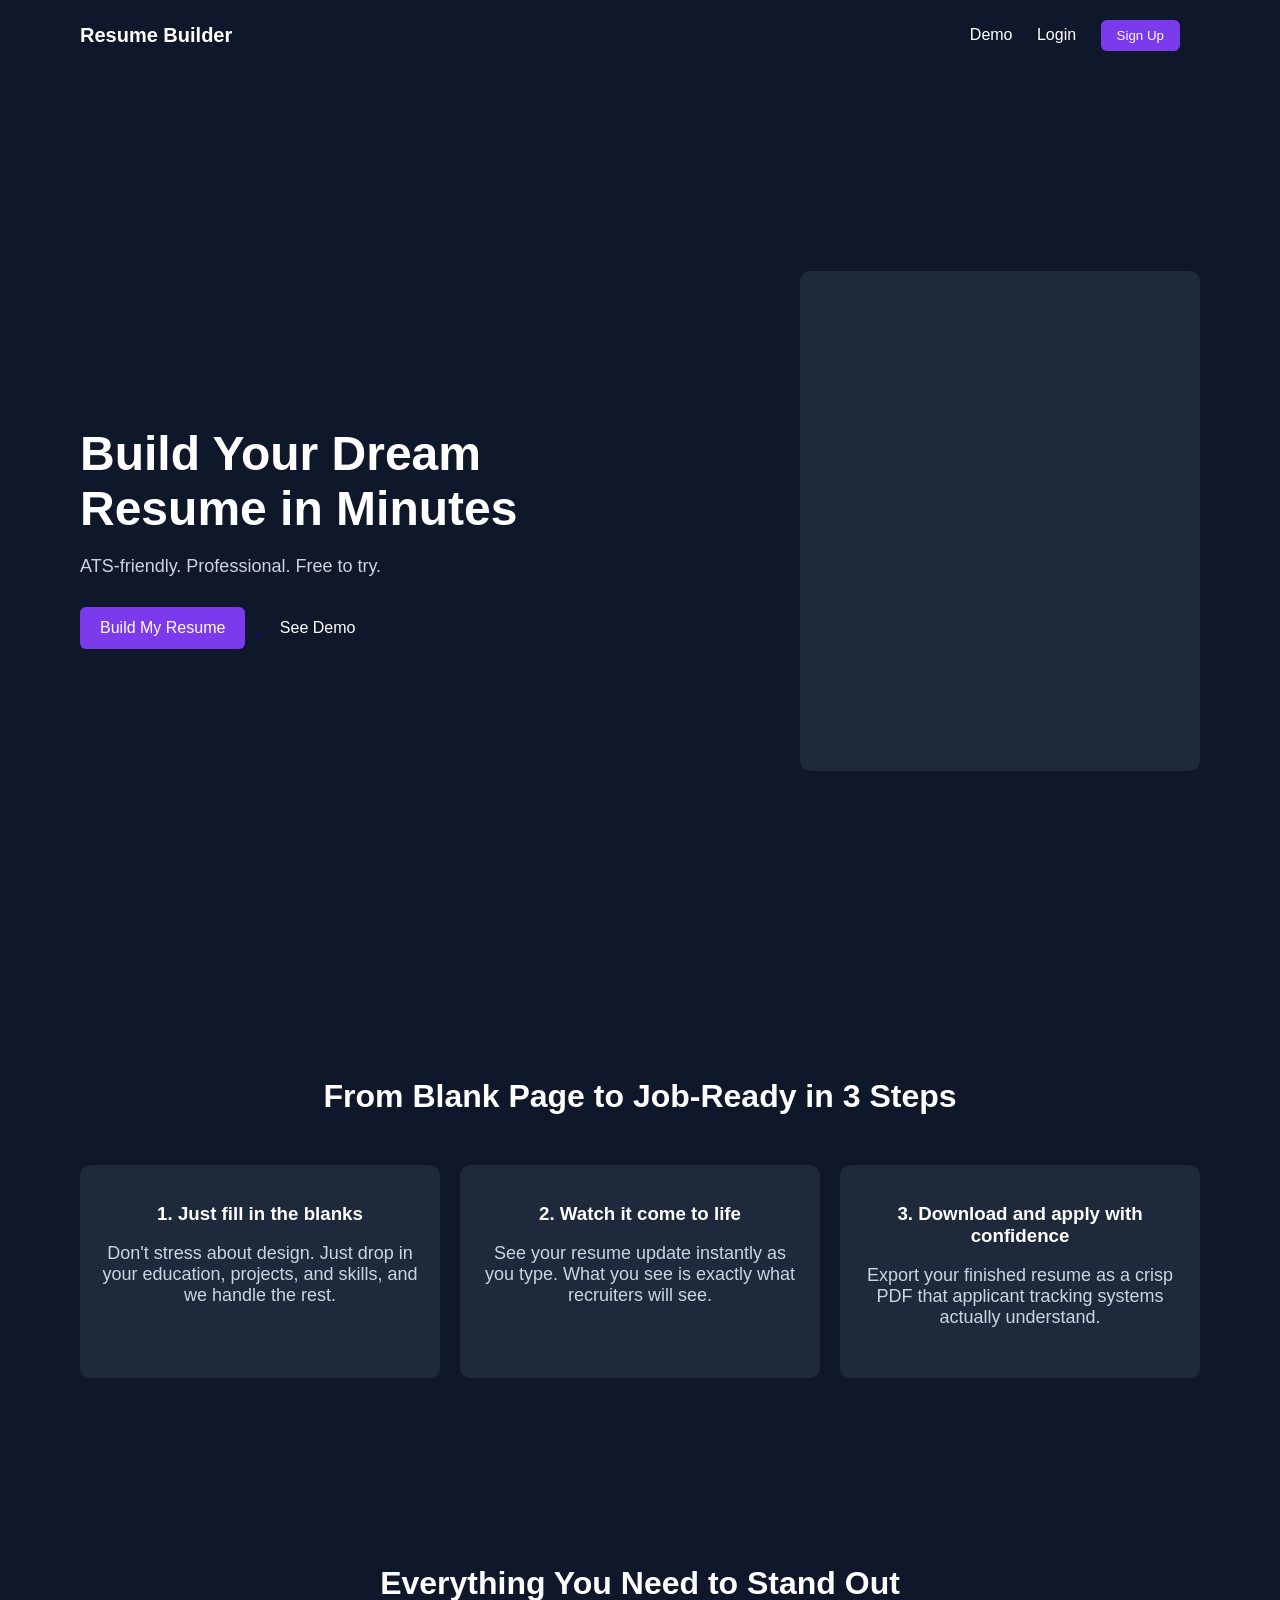
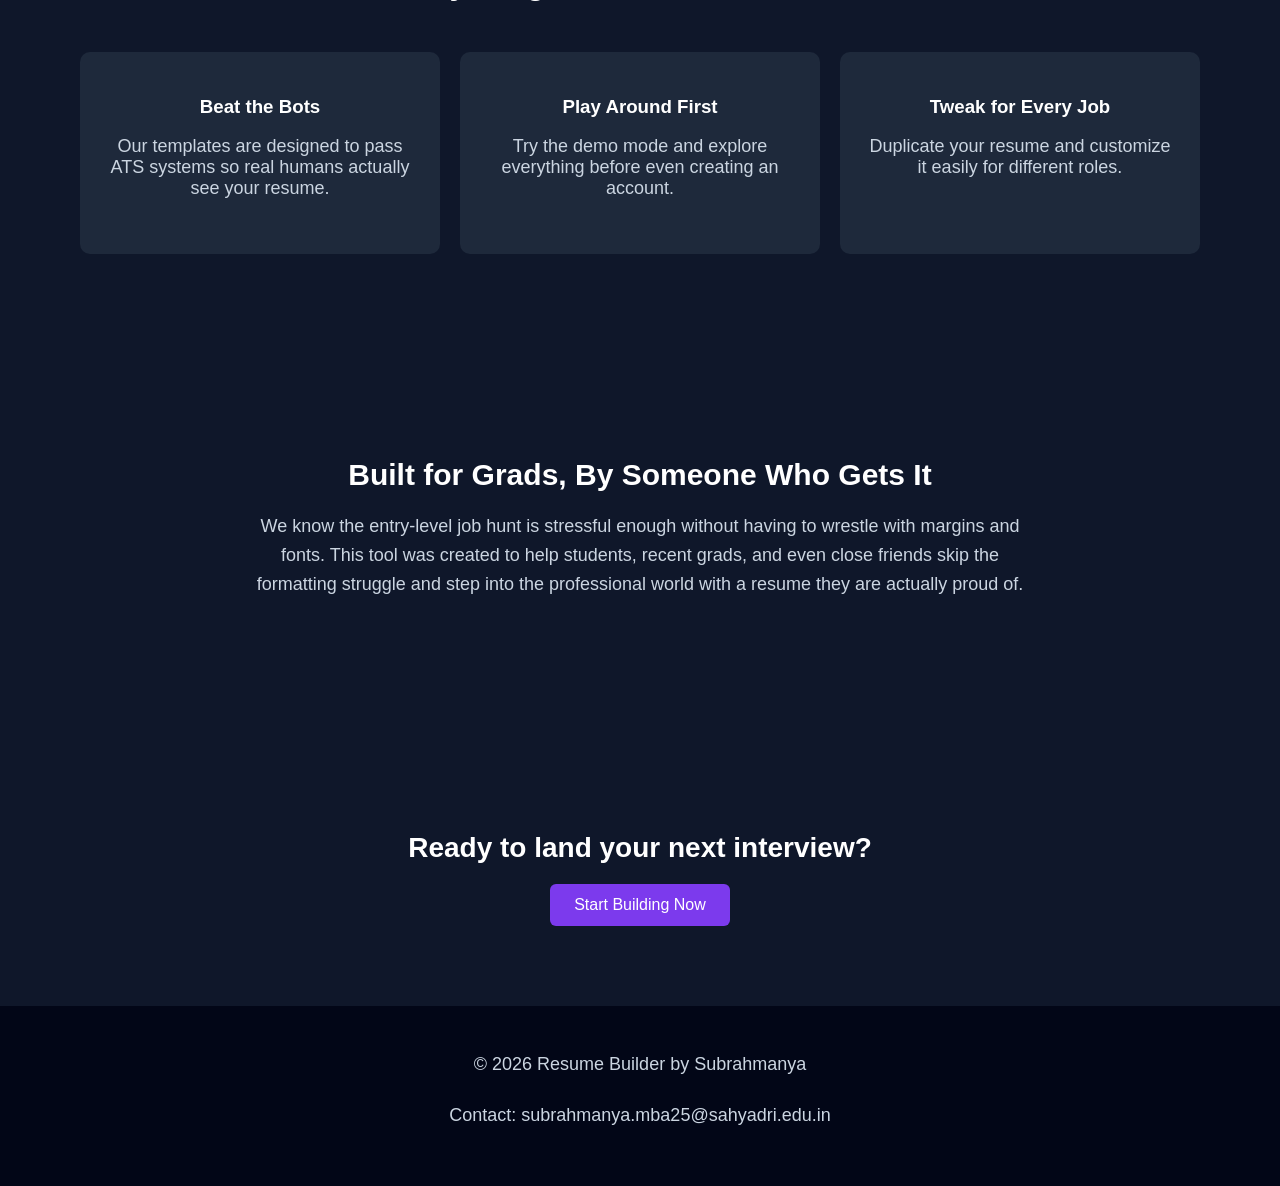
<file: resume-builder-wip/index.html>
<!DOCTYPE html>
<html lang="en">
    <head>
        <meta charset="UTF-8">
        <title>Resume Builder</title>

        <link rel="stylesheet" href="style.css">
    </head>

    <body>

        <header class="navbar">

            <div class="logo">Resume Builder</div>

            <nav>
                <a href="demo.html">Demo</a>
                <a href="login.html">Login</a>
            <a href="signup.html">
                <button class="signup-btn">Sign Up</button>
            </a>
            </nav>

        </header>

        <div class="container">

            <div class="left">
                <h1>Build Your Dream Resume in Minutes</h1>
                <p>ATS-friendly. Professional. Free to try.</p>

                <div class="buttons">
                    <a href="signup.html">
                        <button class="primary">Build My Resume</button>
                    </a>

                    <a href="demo.html">
                        <button class="secondary">See Demo</button>
                    </a>
                    
                </div>
            </div>

            <div class="right">
            <!-- future resume preview -->
            </div>

        </div>

        <section class="how-it-works">

            <h2>From Blank Page to Job-Ready in 3 Steps</h2>

            <div class="steps">

                <div class="step">
                <h3>1. Just fill in the blanks</h3>
                <p>Don't stress about design. Just drop in your education, projects, and skills, and we handle the rest.</p>
                </div>

                <div class="step">
                <h3>2. Watch it come to life</h3>
                <p>See your resume update instantly as you type. What you see is exactly what recruiters will see.</p>
                </div>

                <div class="step">
                <h3>3. Download and apply with confidence</h3>
                <p>Export your finished resume as a crisp PDF that applicant tracking systems actually understand.</p>
                </div>

            </div>

        </section>

        <section class="features">

            <h2>Everything You Need to Stand Out</h2>

            <div class="feature-cards">

                <div class="feature">
                <h3>Beat the Bots</h3>
                <p>Our templates are designed to pass ATS systems so real humans actually see your resume.</p>
                </div>

                <div class="feature">
                <h3>Play Around First</h3>
                <p>Try the demo mode and explore everything before even creating an account.</p>
                </div>

                <div class="feature">
                <h3>Tweak for Every Job</h3>
                <p>Duplicate your resume and customize it easily for different roles.</p>
                </div>

            </div>

        </section>

        <section class="about">

            <h2>Built for Grads, By Someone Who Gets It</h2>

            <p>
                We know the entry-level job hunt is stressful enough without having to wrestle with margins and fonts.
                This tool was created to help students, recent grads, and even close friends skip the formatting struggle
                and step into the professional world with a resume they are actually proud of.
            </p>

        </section>

        <section class="cta">

            <h2>Ready to land your next interview?</h2>

            <a href="signup.html">
                <button>Start Building Now</button>
            </a>
        </section>

        <footer class="footer">

            <p>© 2026 Resume Builder by Subrahmanya</p>
            <p>Contact: subrahmanya.mba25@sahyadri.edu.in</p>

        </footer>

    </body>
</html>
</file>
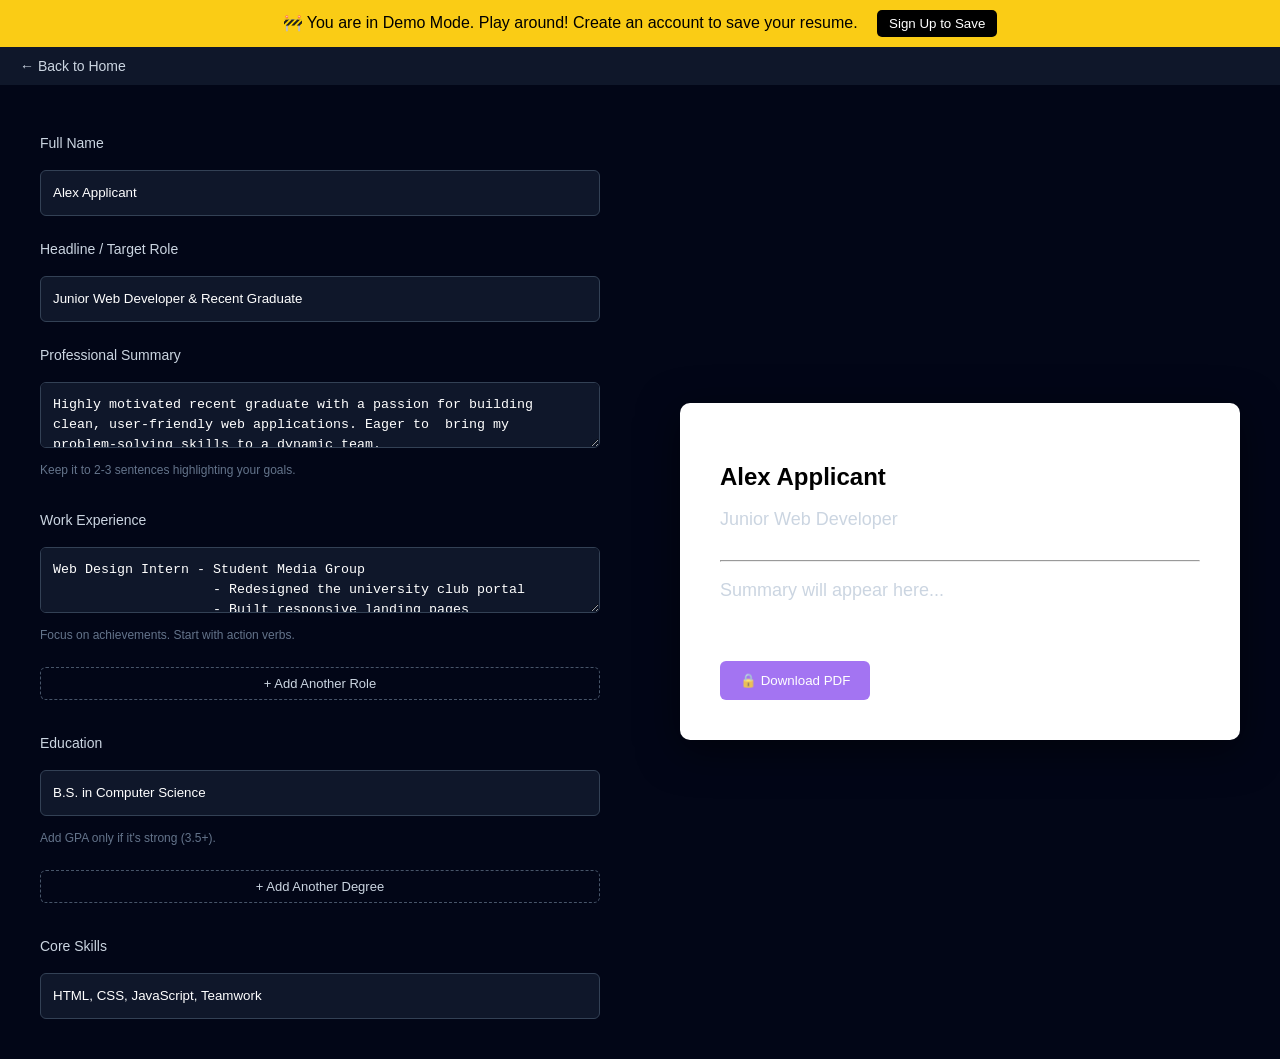
<file: resume-builder-wip/demo.html>
<!DOCTYPE html>
<html lang="en">
    <head>
        <meta charset="UTF-8">
        <title>Demo - Resume Builder</title>
        <link rel="stylesheet" href="style.css">
        <link rel="stylesheet" href="demo.css">
    </head>

    <body>

        <!-- 🚧 Demo Banner -->
            <div class="demo-banner">
            🚧 You are in Demo Mode. Play around! Create an account to  save your resume.
                <a href="signup.html">
                    <button>Sign Up to Save</button>
                </a>
            </div>

            <div class="demo-nav">
                <a href="index.html">← Back to Home</a>
            </div>

        <!-- 🧱 Main Workspace -->
            <div class="workspace">

                <!-- LEFT: Editor -->
                <div class="editor">

                    <label>Full Name</label>
                    <input type="text" value="Alex Applicant">

                    <label>Headline / Target Role</label>
                    <input type="text" value="Junior Web Developer & Recent Graduate">

                    <label>Professional Summary</label>

                    <textarea>Highly motivated recent graduate with a passion for building clean, user-friendly web applications. Eager to  bring my problem-solving skills to a dynamic team.</textarea>

                    <small class="hint">Keep it to 2-3 sentences highlighting your goals.</small>

                    <label>Work Experience</label>

                    <textarea>Web Design Intern - Student Media Group
                    - Redesigned the university club portal
                    - Built responsive landing pages</textarea>

                    <small class="hint">Focus on achievements. Start with action verbs.</small>

                    <button class="add-btn">+ Add Another Role</button>

                    <label>Education</label>
                    <input type="text" value="B.S. in Computer Science">

                    <small class="hint">Add GPA only if it's strong (3.5+).</small>

                    <button class="add-btn">+ Add Another Degree</button>

                    <label>Core Skills</label>
                    <input type="text" value="HTML, CSS, JavaScript, Teamwork">

                </div>

                <!-- RIGHT: Preview -->
                <div class="preview">
                    <div class="resume-paper">

                        <h2>Alex Applicant</h2>
                        <p>Junior Web Developer</p>

                        <hr>

                        <p>Summary will appear here...</p>

                        <button class="locked">🔒 Download PDF</button>

                    </div>
                </div>

            </div>

    </body>
</html>
</file>
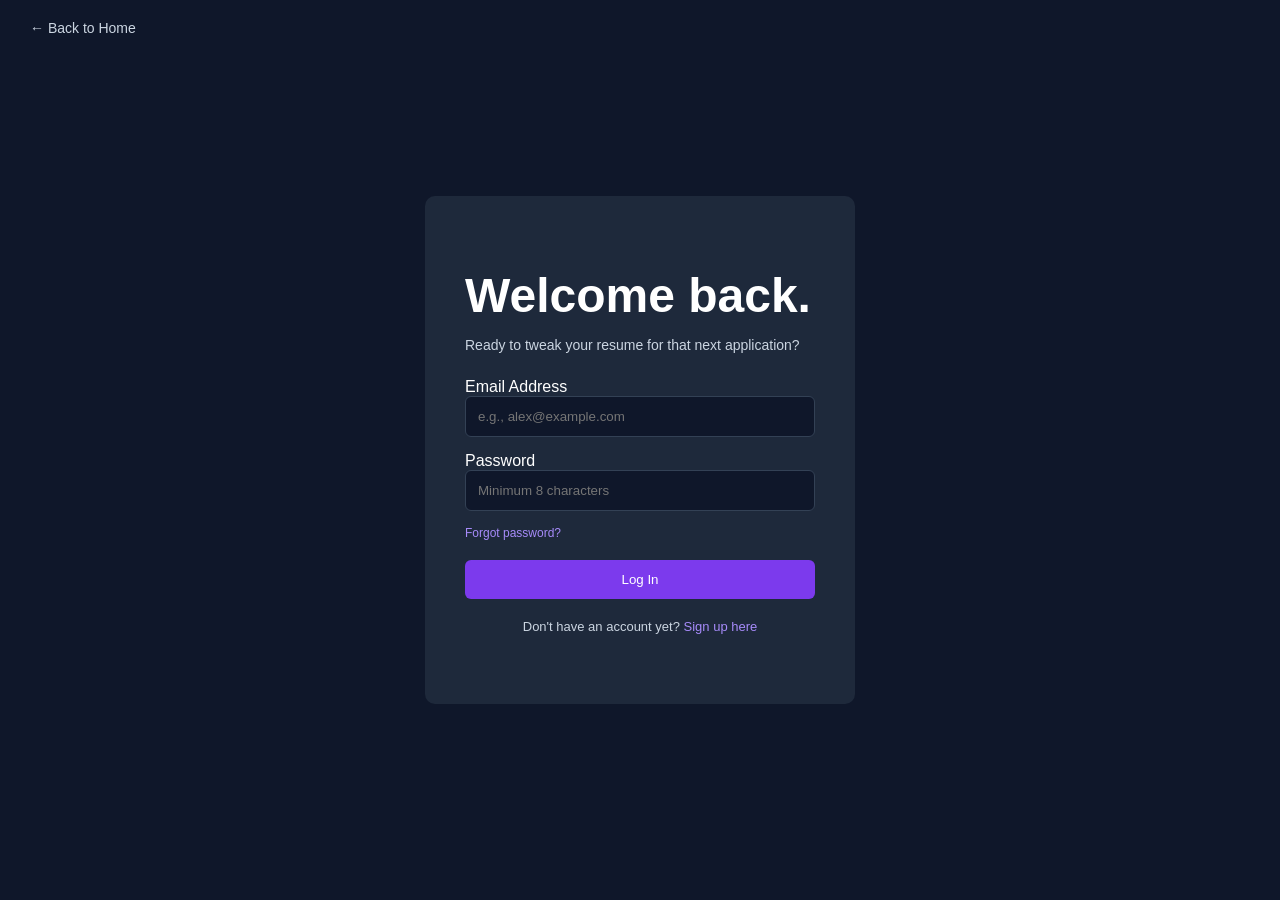
<file: resume-builder-wip/login.html>
<!DOCTYPE html>
<html lang="en">
    <head>
        <meta charset="UTF-8">
        <title>Log In</title>
        <link rel="stylesheet" href="style.css">
        <link rel="stylesheet" href="login.css">
    </head>

    <body>

        <a href="index.html" class="back-home">← Back to Home</a>

        <div class="auth-container">

            <div class="auth-card">

                <h1>Welcome back.</h1>

                <p class="sub-text">
                Ready to tweak your resume for that next application?
                </p>

                <form>

                    <label>Email Address</label>
                    <input type="email" placeholder="e.g., alex@example.com">

                    <label>Password</label>
                    <input type="password" placeholder="Minimum 8 characters">

                    <a href="reset.html" class="forgot">Forgot password?</a>

                    <button type="submit">Log In</button>

                </form>

                <p class="bottom-text">
                Don't have an account yet? <a href="signup.html">Sign up here</a>
                </p>

            </div>

        </div>

    </body>
</html>
</file>
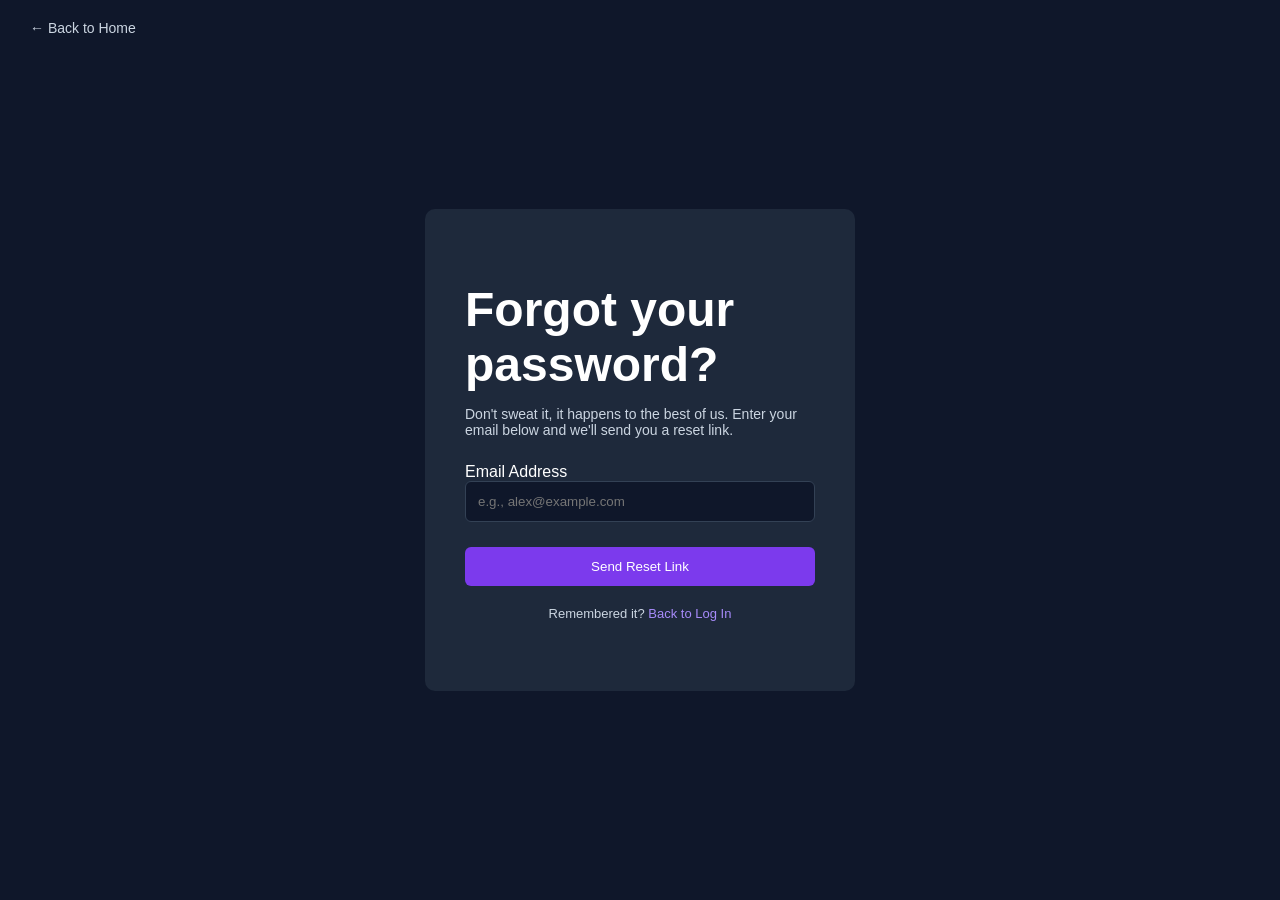
<file: resume-builder-wip/reset.html>
<!DOCTYPE html>
<html lang="en">
    <head>
        <meta charset="UTF-8">
        <title>Log In</title>
        <link rel="stylesheet" href="style.css">
        <link rel="stylesheet" href="login.css">
    </head>

    <body>

        <a href="index.html" class="back-home">← Back to Home</a>

        <div class="auth-container">

            <div class="auth-card">

               <h1>Forgot your password?</h1>

                <p class="sub-text">
                Don't sweat it, it happens to the best of us. Enter your email below and we'll send you a reset link.
                </p>

                <form>

                <label>Email Address</label>
                <input type="email" placeholder="e.g., alex@example.com">

                <button type="submit">Send Reset Link</button>

                </form>

                <p class="bottom-text">
                 Remembered it? <a href="login.html">Back to Log In</a>
                </p>

            </div>

        </div>

    </body>
</html>
</file>
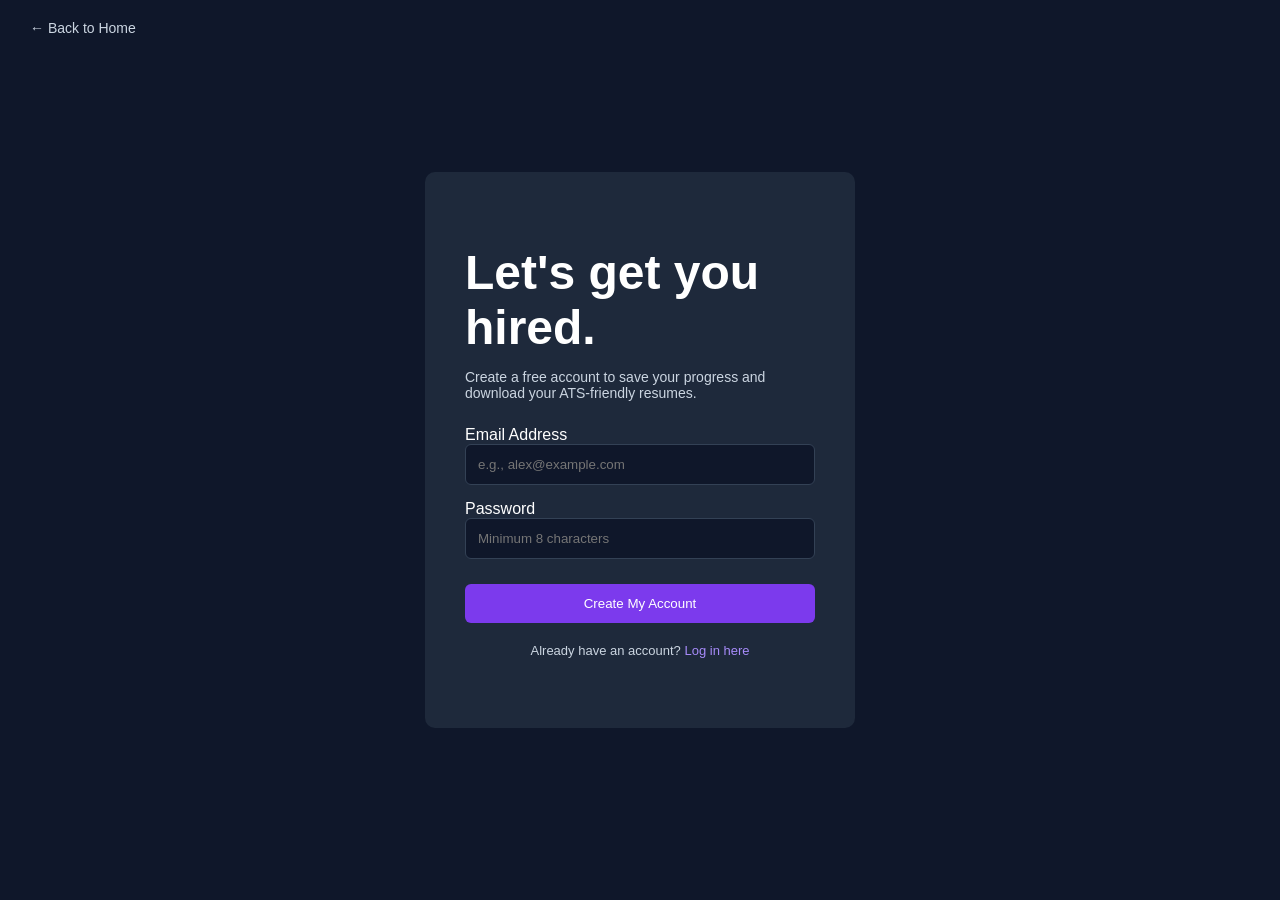
<file: resume-builder-wip/signup.html>
<!DOCTYPE html>
<html lang="en">
    <head>
        <meta charset="UTF-8">
        <title>Sign Up</title>
        <link rel="stylesheet" href="style.css">
        <link rel="stylesheet" href="login.css">
    </head>

    <body>

        <a href="index.html" class="back-home">← Back to Home</a>

        <div class="auth-container">

            <div class="auth-card">

                <h1>Let's get you hired.</h1>
                <p class="sub-text">
                    Create a free account to save your progress and download your ATS-friendly resumes.
                </p>

                <form>

                    <label>Email Address</label>
                    <input type="email" placeholder="e.g., alex@example.com">

                    <label>Password</label>
                    <input type="password" placeholder="Minimum 8 characters">

                    <button type="submit">Create My Account</button>

                </form>

                <p class="bottom-text">
                   Already have an account? <a href="login.html">Log in here</a>
                </p>

            </div>

        </div>

    </body>
</html>
</file>
<file: resume-builder-wip/style.css>
.navbar {
  display: flex;
  justify-content: space-between;
  align-items: center;
  padding: 20px 80px;
  background-color: #0f172a;
  position: sticky;
  top: 0;
}

.logo {
  font-weight: bold;
  font-size: 20px;
}

nav a {
  margin-right: 20px;
  text-decoration: none;
  color: white;
}

.signup-btn {
  background-color: #7c3aed;
  color: white;
  border: none;
  padding: 8px 16px;
  border-radius: 6px;
  cursor: pointer;
}

body {
  margin: 0;
  font-family: Arial, sans-serif;
  background-color: #0f172a;
  color: white;
}

.container {
  display: flex;
  height: 100vh;
  align-items: center;
  justify-content: space-between;
  padding: 0 80px;
}

.left {
  max-width: 500px;
}

h1 {
  font-size: 48px;
  margin-bottom: 20px;
}

p {
  font-size: 18px;
  margin-bottom: 30px;
  color: #cbd5e1;
}

.buttons button {
  padding: 12px 20px;
  margin-right: 10px;
  border: none;
  cursor: pointer;
  font-size: 16px;
  border-radius: 6px;
}

.primary {
  background-color: #7c3aed;
  color: white;
}

.secondary {
  background-color: transparent;
  border: 1px solid white;
  color: white;
}

.right {
  width: 400px;
  height: 500px;
  background-color: #1e293b;
  border-radius: 10px;
}

.how-it-works {
  padding: 80px;
  text-align: center;
}

.how-it-works h2 {
  font-size: 32px;
  margin-bottom: 50px;
}

.steps {
  display: flex;
  justify-content: space-between;
  gap: 20px;
}

.step {
  background-color: #1e293b;
  padding: 20px;
  border-radius: 10px;
  width: 30%;
}

.step h3 {
  margin-bottom: 10px;
}

.step p {
  color: #cbd5e1;
}

.features {
  padding: 80px;
  text-align: center;
}

.features h2 {
  font-size: 32px;
  margin-bottom: 50px;
}

.feature-cards {
  display: flex;
  gap: 20px;
  justify-content: space-between;
}

.feature {
  background-color: #1e293b;
  padding: 25px;
  border-radius: 10px;
  width: 30%;
  transition: transform 0.2s ease;
}

.feature:hover {
  transform: translateY(-5px);
}

.feature h3 {
  margin-bottom: 10px;
}

.feature p {
  color: #cbd5e1;
}

.about {
  padding: 100px 80px;
  text-align: center;
  max-width: 800px;
  margin: auto;
}

.about h2 {
  font-size: 30px;
  margin-bottom: 20px;
}

.about p {
  font-size: 18px;
  color: #cbd5e1;
  line-height: 1.6;
}

.cta {
  text-align: center;
  padding: 80px;
}

.cta h2 {
  font-size: 28px;
  margin-bottom: 20px;
}

.cta button {
  background-color: #7c3aed;
  color: white;
  border: none;
  padding: 12px 24px;
  font-size: 16px;
  border-radius: 6px;
  cursor: pointer;
}

.footer {
  text-align: center;
  padding: 30px;
  background-color: #020617;
  color: #94a3b8;
  font-size: 14px;
}
</file>
<file: resume-builder-wip/demo.css>
.demo-banner {
  background-color: #facc15;
  color: black;
  padding: 10px;
  text-align: center;

  position: sticky;
  top: 0;
  z-index: 1000; /* stays above everything */
}

.demo-banner button {
  margin-left: 15px;
  padding: 6px 12px;
  border: none;
  background: black;
  color: white;
  border-radius: 5px;
  cursor: pointer;
}

.workspace {
  display: flex;
  min-height: 100vh; /* change from height → min-height */
}

.editor {
  width: 50%;
  padding: 40px;
  display: flex;
  flex-direction: column;
  gap: 15px;
  background-color: #020617;

  overflow-y: auto; 
}

.editor input,
.editor textarea {
  padding: 12px;
  border-radius: 6px;
  border: 1px solid #334155;
  background-color: #0f172a;
  color: white;

  text-align: left;
  line-height: 1.5;
  padding-right: 30px; /* space for scrollbar */
}

.preview {
  width: 50%;
  padding: 40px;
  background-color: #020617; /* dark background */
  display: flex;
  justify-content: center;
  align-items: center;
}

.preview h2 {
  margin-bottom: 5px;
}

.preview p {
  color: #cbd5e1;
}

.locked {
  margin-top: 30px;
  background-color: #7c3aed;
  color: white;
  border: none;
  padding: 12px 20px;
  border-radius: 6px;
  cursor: not-allowed;
  opacity: 0.7;
}

label {
  font-size: 14px;
  margin-top: 10px;
  margin-bottom: 4px;
  color: #cbd5e1;
}

.hint {
  font-size: 12px;
  color: #64748b;
  margin-bottom: 10px;
}

.demo-nav {
  padding: 10px 20px;
}

.demo-nav a {
  text-decoration: none;
  color: #cbd5e1;
  font-size: 14px;
}

.resume-paper {
  background-color: white;
  color: black;
  width: 100%;
  max-width: 600px;
  padding: 40px;
  border-radius: 10px;
  box-shadow: 0 10px 40px rgba(0,0,0,0.5);

  position: sticky;
  top: 100px; /* leaves space for banner */
}

.add-btn {
  background: transparent;
  border: 1px dashed #475569;
  color: #cbd5e1;
  padding: 8px;
  border-radius: 6px;
  cursor: pointer;
  font-size: 13px;
  margin-bottom: 10px;
}

.add-btn:hover {
  border-color: #7c3aed;
  color: #7c3aed;
}
</file>
<file: resume-builder-wip/login.css>
.auth-container {
  display: flex;
  justify-content: center;
  align-items: center;
  height: 100vh;
}

.auth-card {
  background-color: #1e293b;
  padding: 40px;
  border-radius: 10px;
  width: 350px;
  text-align: left;
}

.auth-card h1 {
  margin-bottom: 10px;
}

.sub-text {
  font-size: 14px;
  color: #cbd5e1;
  margin-bottom: 25px;
}

.auth-card form {
  display: flex;
  flex-direction: column;
}

.auth-card input {
  padding: 12px;
  border-radius: 6px;
  border: 1px solid #334155;
  background-color: #0f172a;
  color: white;
  margin-bottom: 15px;
}

.auth-card button {
  background-color: #7c3aed;
  color: white;
  border: none;
  padding: 12px;
  border-radius: 6px;
  cursor: pointer;
  margin-top: 10px;
}

.bottom-text {
  font-size: 13px;
  color: #cbd5e1;
  margin-top: 20px;
  text-align: center;
}

.bottom-text a {
  color: #a78bfa; /* brighter purple */
  text-decoration: none;
}

.bottom-text a:hover {
  text-decoration: underline;
}

.back-home {
  position: absolute;
  top: 20px;
  left: 30px;
  color: #cbd5e1;
  text-decoration: none;
  font-size: 14px;
}

.back-home:hover {
  color: white;
}

.forgot {
  font-size: 12px;
  color: #a78bfa;
  text-decoration: none;
  margin-bottom: 10px;
  display: inline-block;
}

.forgot:hover {
  text-decoration: underline;
}
</file>
